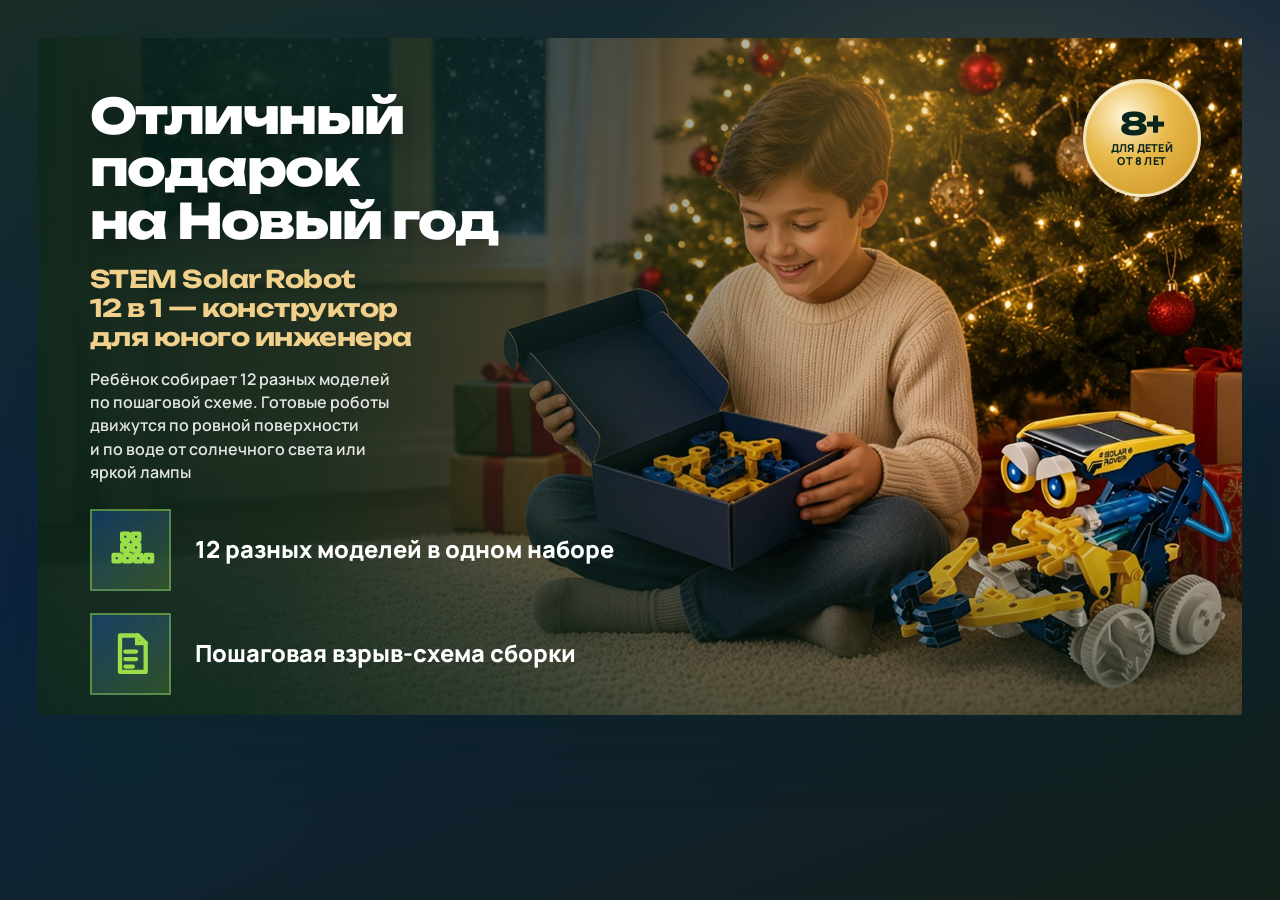
<file: landing/index.html>
<!DOCTYPE html>
<html lang="ru">
<head>
  <meta charset="UTF-8" />
  <meta name="viewport" content="width=device-width, initial-scale=1" />
  <title>Отличный подарок на Новый год — STEM Solar Robot 12 в 1</title>
  <link rel="preconnect" href="https://fonts.googleapis.com" />
  <link rel="preconnect" href="https://fonts.gstatic.com" crossorigin />
  <link href="https://fonts.googleapis.com/css2?family=Manrope:wght@500;600;700;800&family=Unbounded:wght@600;700;800&display=swap" rel="stylesheet" />
  <link rel="stylesheet" href="./styles.css" />
</head>
<body>
  <main class="stage" aria-label="Новогодняя продающая карточка STEM Solar Robot">
    <article class="card" id="sell-card">
      <img
        class="card__photo"
        src="../assets/stem-newyear-gift-scene-bg-1920x1080.jpg"
        alt="Мальчик под ёлкой открывает набор STEM Solar Robot 12 в 1, рядом собранный солнечный робот"
        width="1920"
        height="1080"
      />

      <div class="card__veil" aria-hidden="true"></div>
      <div class="card__glow" aria-hidden="true"></div>

      <div class="card__badge" aria-label="Для детей от 8 лет">
        <span class="card__badge-age">8+</span>
        <span class="card__badge-text">Для детей<br />от 8 лет</span>
      </div>

      <div class="card__content">
        <header class="card__copy">
          <h1 class="card__title">Отличный подарок на&nbsp;Новый год</h1>
          <p class="card__lead">
            STEM Solar Robot 12&nbsp;в&nbsp;1 — конструктор для юного инженера
          </p>
          <p class="card__subtitle">
            Ребёнок собирает 12 разных моделей по&nbsp;пошаговой схеме.
            Готовые роботы движутся по&nbsp;ровной поверхности и&nbsp;по&nbsp;воде
            от&nbsp;солнечного света или яркой лампы
          </p>
        </header>

        <div class="card__footer">
          <ul class="card__features">
            <li>
              <span class="icon" aria-hidden="true">
                <svg viewBox="0 0 24 24" fill="none">
                  <path d="M8 4h3v3H8V4Zm5 0h3v3h-3V4ZM8 9h3v3H8V9Zm5 0h3v3h-3V9ZM4 14h3v3H4v-3Zm5 0h3v3H9v-3Zm5 0h3v3h-3v-3Zm5 0h3v3h-3v-3Z" stroke="currentColor" stroke-width="2" stroke-linejoin="round"/>
                </svg>
              </span>
              <span>12 разных моделей в одном наборе</span>
            </li>
            <li>
              <span class="icon" aria-hidden="true">
                <svg viewBox="0 0 24 24" fill="none">
                  <path d="M7 3.5h8.5L19 7v13.5H7V3.5Z" stroke="currentColor" stroke-width="2" stroke-linejoin="round"/>
                  <path d="M15 3.5V7h4M9.5 11h5M9.5 14.5h5M9.5 18h3.5" stroke="currentColor" stroke-width="2" stroke-linecap="round"/>
                </svg>
              </span>
              <span>Пошаговая взрыв-схема сборки</span>
            </li>
            <li>
              <span class="icon" aria-hidden="true">
                <svg viewBox="0 0 24 24" fill="none">
                  <circle cx="12" cy="8.5" r="3" stroke="currentColor" stroke-width="2"/>
                  <path d="M6.5 19.5c.8-3 2.9-4.5 5.5-4.5s4.7 1.5 5.5 4.5" stroke="currentColor" stroke-width="2" stroke-linecap="round"/>
                  <path d="M17.5 6.5 19 5M19.5 9.5h1.8" stroke="currentColor" stroke-width="2" stroke-linecap="round"/>
                </svg>
              </span>
              <span>Развивает логику, мышление и мелкую моторику</span>
            </li>
            <li>
              <span class="icon" aria-hidden="true">
                <svg viewBox="0 0 24 24" fill="none">
                  <circle cx="12" cy="12" r="3.2" stroke="currentColor" stroke-width="2"/>
                  <path d="M12 3.2v2.1M12 18.7v2.1M3.2 12h2.1M18.7 12h2.1M6 6l1.5 1.5M16.5 16.5 18 18M18 6l-1.5 1.5M7.5 16.5 6 18" stroke="currentColor" stroke-width="2" stroke-linecap="round"/>
                </svg>
              </span>
              <span>Работает от солнечной энергии</span>
            </li>
          </ul>

          <a class="card__cta" href="#gift">Подарить на Новый год</a>
        </div>
      </div>
    </article>
  </main>
</body>
</html>
</file>
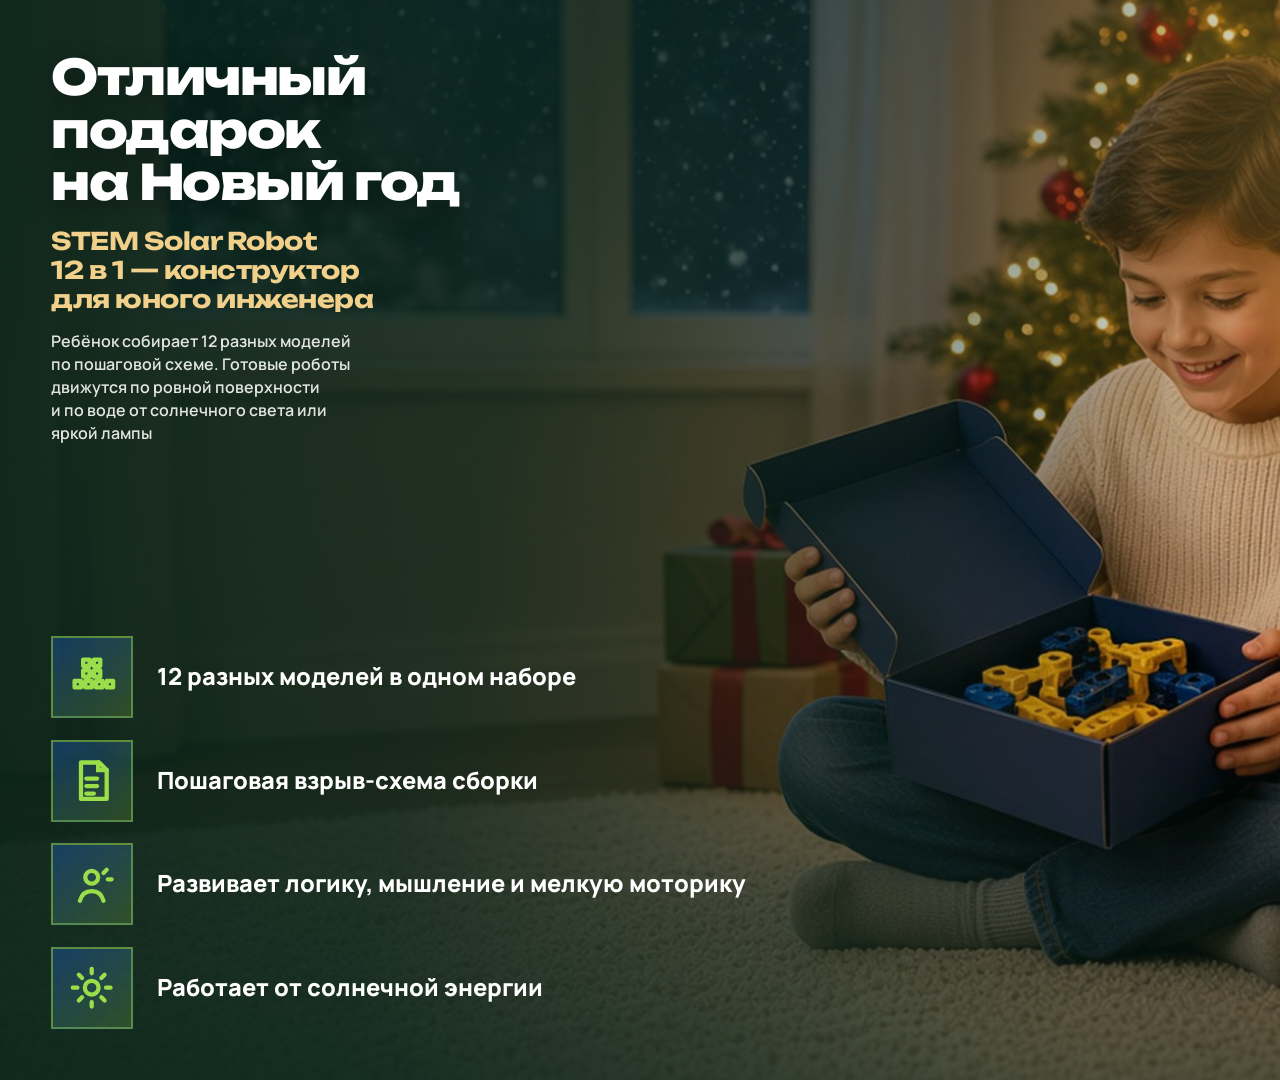
<file: landing/capture.html>
<!DOCTYPE html>
<html lang="ru">
<head>
  <meta charset="UTF-8" />
  <meta name="viewport" content="width=1920, initial-scale=1" />
  <title>STEM Solar Robot — New Year capture 1920×1080</title>
  <link rel="preconnect" href="https://fonts.googleapis.com" />
  <link rel="preconnect" href="https://fonts.gstatic.com" crossorigin />
  <link href="https://fonts.googleapis.com/css2?family=Manrope:wght@500;600;700;800&family=Unbounded:wght@600;700;800&display=swap" rel="stylesheet" />
  <link rel="stylesheet" href="./styles.css" />
  <style>
    html, body {
      width: 1920px;
      height: 1080px;
      margin: 0;
      padding: 0;
      overflow: hidden;
      background: #0d2140;
    }
    body { display: block; }
    .stage {
      width: 1920px;
      height: 1080px;
      max-width: none;
    }
    .card {
      width: 1920px;
      height: 1080px;
      aspect-ratio: auto;
      box-shadow: none;
    }
    .card__photo,
    .card__glow,
    .card__badge,
    .card__title,
    .card__lead,
    .card__subtitle,
    .card__features,
    .card__cta {
      animation: none !important;
      opacity: 1 !important;
      transform: none !important;
    }
    .card__photo {
      transform: scale(1.02) !important;
    }
  </style>
</head>
<body>
  <main class="stage">
    <article class="card" id="sell-card">
      <img
        class="card__photo"
        src="/assets/stem-newyear-gift-scene-bg-1920x1080.jpg"
        alt="Мальчик под ёлкой открывает STEM Solar Robot"
        width="1920"
        height="1080"
      />
      <div class="card__veil" aria-hidden="true"></div>
      <div class="card__glow" aria-hidden="true"></div>
      <div class="card__badge" aria-label="Для детей от 8 лет">
        <span class="card__badge-age">8+</span>
        <span class="card__badge-text">Для детей<br />от 8 лет</span>
      </div>
      <div class="card__content">
        <header class="card__copy">
          <h1 class="card__title">Отличный подарок на&nbsp;Новый год</h1>
          <p class="card__lead">
            STEM Solar Robot 12&nbsp;в&nbsp;1 — конструктор для юного инженера
          </p>
          <p class="card__subtitle">
            Ребёнок собирает 12 разных моделей по&nbsp;пошаговой схеме.
            Готовые роботы движутся по&nbsp;ровной поверхности и&nbsp;по&nbsp;воде
            от&nbsp;солнечного света или яркой лампы
          </p>
        </header>
        <div class="card__footer">
          <ul class="card__features">
            <li>
              <span class="icon" aria-hidden="true">
                <svg viewBox="0 0 24 24" fill="none">
                  <path d="M8 4h3v3H8V4Zm5 0h3v3h-3V4ZM8 9h3v3H8V9Zm5 0h3v3h-3V9ZM4 14h3v3H4v-3Zm5 0h3v3H9v-3Zm5 0h3v3h-3v-3Zm5 0h3v3h-3v-3Z" stroke="currentColor" stroke-width="2" stroke-linejoin="round"/>
                </svg>
              </span>
              <span>12 разных моделей в одном наборе</span>
            </li>
            <li>
              <span class="icon" aria-hidden="true">
                <svg viewBox="0 0 24 24" fill="none">
                  <path d="M7 3.5h8.5L19 7v13.5H7V3.5Z" stroke="currentColor" stroke-width="2" stroke-linejoin="round"/>
                  <path d="M15 3.5V7h4M9.5 11h5M9.5 14.5h5M9.5 18h3.5" stroke="currentColor" stroke-width="2" stroke-linecap="round"/>
                </svg>
              </span>
              <span>Пошаговая взрыв-схема сборки</span>
            </li>
            <li>
              <span class="icon" aria-hidden="true">
                <svg viewBox="0 0 24 24" fill="none">
                  <circle cx="12" cy="8.5" r="3" stroke="currentColor" stroke-width="2"/>
                  <path d="M6.5 19.5c.8-3 2.9-4.5 5.5-4.5s4.7 1.5 5.5 4.5" stroke="currentColor" stroke-width="2" stroke-linecap="round"/>
                  <path d="M17.5 6.5 19 5M19.5 9.5h1.8" stroke="currentColor" stroke-width="2" stroke-linecap="round"/>
                </svg>
              </span>
              <span>Развивает логику, мышление и мелкую моторику</span>
            </li>
            <li>
              <span class="icon" aria-hidden="true">
                <svg viewBox="0 0 24 24" fill="none">
                  <circle cx="12" cy="12" r="3.2" stroke="currentColor" stroke-width="2"/>
                  <path d="M12 3.2v2.1M12 18.7v2.1M3.2 12h2.1M18.7 12h2.1M6 6l1.5 1.5M16.5 16.5 18 18M18 6l-1.5 1.5M7.5 16.5 6 18" stroke="currentColor" stroke-width="2" stroke-linecap="round"/>
                </svg>
              </span>
              <span>Работает от солнечной энергии</span>
            </li>
          </ul>
          <a class="card__cta" href="#gift">Подарить на Новый год</a>
        </div>
      </div>
    </article>
  </main>
</body>
</html>
</file>
<file: landing/styles.css>
:root {
  --white: #ffffff;
  --fog: #f4efe6;
  --ink: #122018;
  --ink-soft: #3a4a40;
  --pine: #0f3d2e;
  --pine-deep: #08261c;
  --navy: #0d2140;
  --gold: #e8b84a;
  --gold-soft: #f0d08a;
  --red: #c62828;
  --electric: #1f6fff;
  --lime: #9adf4a;
  --shadow: 0 28px 80px rgba(8, 38, 28, 0.28);
}

*,
*::before,
*::after {
  box-sizing: border-box;
}

html,
body {
  margin: 0;
  min-height: 100%;
}

body {
  font-family: "Manrope", sans-serif;
  color: var(--ink);
  background:
    radial-gradient(ellipse 70% 55% at 80% 20%, rgba(232, 184, 74, 0.28), transparent 55%),
    radial-gradient(ellipse 50% 50% at 10% 85%, rgba(15, 61, 46, 0.22), transparent 50%),
    linear-gradient(160deg, #1a2f28 0%, #0d2140 45%, #122018 100%);
  display: grid;
  place-items: center;
  padding: clamp(16px, 3vw, 40px);
}

.stage {
  width: min(100%, 1280px);
}

.card {
  position: relative;
  aspect-ratio: 16 / 9;
  overflow: hidden;
  box-shadow: var(--shadow);
  isolation: isolate;
  background: #1a2430;
}

.card__photo {
  position: absolute;
  inset: 0;
  width: 100%;
  height: 100%;
  object-fit: cover;
  object-position: 68% center;
  z-index: 0;
  transform: scale(1.02);
  animation: drift 16s ease-in-out infinite alternate;
}

.card__veil {
  position: absolute;
  inset: 0;
  z-index: 1;
  pointer-events: none;
  background:
    linear-gradient(
      105deg,
      rgba(8, 38, 28, 0.88) 0%,
      rgba(8, 38, 28, 0.78) 28%,
      rgba(8, 38, 28, 0.42) 48%,
      rgba(8, 38, 28, 0.08) 62%,
      transparent 74%
    ),
    linear-gradient(
      to top,
      rgba(8, 38, 28, 0.55) 0%,
      transparent 34%
    );
}

.card__glow {
  position: absolute;
  top: -12%;
  right: 8%;
  width: 48%;
  height: 55%;
  z-index: 1;
  pointer-events: none;
  background: radial-gradient(
    circle at 55% 45%,
    rgba(232, 184, 74, 0.35) 0%,
    rgba(232, 184, 74, 0.08) 40%,
    transparent 70%
  );
  animation: sunPulse 5.5s ease-in-out infinite;
}

.card__badge {
  position: absolute;
  top: clamp(18px, 3.2vw, 42px);
  right: clamp(18px, 3.2vw, 42px);
  z-index: 3;
  width: clamp(92px, 9.2vw, 128px);
  height: clamp(92px, 9.2vw, 128px);
  border-radius: 50%;
  display: grid;
  place-content: center;
  text-align: center;
  gap: 2px;
  background:
    radial-gradient(circle at 35% 30%, #fff6d8 0%, var(--gold) 42%, #c99220 100%);
  color: var(--pine-deep);
  box-shadow:
    0 10px 28px rgba(0, 0, 0, 0.28),
    inset 0 1px 0 rgba(255, 255, 255, 0.55);
  border: 3px solid rgba(255, 255, 255, 0.65);
  opacity: 0;
  animation: riseIn 0.7s ease 0.15s forwards;
}

.card__badge-age {
  font-family: "Unbounded", sans-serif;
  font-weight: 800;
  font-size: clamp(1.45rem, 2.4vw, 2.2rem);
  line-height: 1;
  letter-spacing: -0.04em;
}

.card__badge-text {
  font-size: clamp(0.58rem, 0.85vw, 0.78rem);
  font-weight: 800;
  line-height: 1.15;
  text-transform: uppercase;
  letter-spacing: 0.02em;
}

.card__content {
  position: relative;
  z-index: 2;
  height: 100%;
  display: grid;
  grid-template-rows: 1fr auto;
  gap: clamp(14px, 2vw, 28px);
  padding: clamp(22px, 4vw, 60px);
}

.card__copy {
  max-width: min(58%, 680px);
}

.card__title {
  margin: 0;
  max-width: 12ch;
  font-family: "Unbounded", sans-serif;
  font-weight: 800;
  font-size: clamp(1.7rem, 3.8vw, 3.45rem);
  line-height: 1.08;
  letter-spacing: -0.03em;
  color: var(--white);
  text-wrap: balance;
  text-shadow: 0 8px 28px rgba(0, 0, 0, 0.35);
  opacity: 0;
  animation: riseIn 0.8s ease 0.18s forwards;
}

.card__lead {
  margin: clamp(12px, 1.4vw, 18px) 0 0;
  max-width: 22ch;
  font-family: "Unbounded", sans-serif;
  font-weight: 700;
  font-size: clamp(1.05rem, 1.9vw, 1.7rem);
  line-height: 1.2;
  letter-spacing: -0.02em;
  color: var(--gold-soft);
  text-wrap: balance;
  opacity: 0;
  animation: riseIn 0.75s ease 0.3s forwards;
}

.card__subtitle {
  margin: clamp(10px, 1.2vw, 16px) 0 0;
  max-width: 34ch;
  font-size: clamp(0.9rem, 1.25vw, 1.12rem);
  font-weight: 600;
  line-height: 1.45;
  color: rgba(255, 255, 255, 0.88);
  text-wrap: pretty;
  opacity: 0;
  animation: riseIn 0.8s ease 0.4s forwards;
}

.card__footer {
  display: flex;
  align-items: flex-end;
  justify-content: space-between;
  gap: clamp(16px, 3vw, 36px);
  width: 100%;
}

.card__features {
  list-style: none;
  margin: 0;
  padding: 0;
  display: grid;
  gap: clamp(14px, 1.7vw, 22px);
  max-width: min(68%, 780px);
  opacity: 0;
  animation: riseIn 0.75s ease 0.5s forwards;
}

.card__features li {
  display: flex;
  align-items: center;
  gap: 1em;
  font-size: clamp(1.1rem, 1.85vw, 1.55rem);
  font-weight: 800;
  line-height: 1.18;
  color: var(--white);
}

.icon {
  flex: 0 0 auto;
  width: clamp(68px, 6.4vw, 96px);
  height: clamp(68px, 6.4vw, 96px);
  display: grid;
  place-items: center;
  color: var(--lime);
  background: linear-gradient(145deg, rgba(31, 111, 255, 0.3), rgba(154, 223, 74, 0.2));
  border: 2px solid rgba(154, 223, 74, 0.45);
}

.icon svg {
  width: 66%;
  height: 66%;
}

.card__cta {
  flex: 0 0 auto;
  display: inline-flex;
  align-items: center;
  justify-content: center;
  min-height: clamp(48px, 4.6vw, 62px);
  padding: 0.75em 1.5em;
  margin-left: auto;
  border-radius: 12px;
  background: linear-gradient(135deg, var(--red) 0%, #8e1b1b 100%);
  color: var(--white);
  font-family: "Manrope", sans-serif;
  font-size: clamp(0.95rem, 1.35vw, 1.15rem);
  font-weight: 800;
  letter-spacing: 0.01em;
  text-decoration: none;
  box-shadow:
    0 12px 30px rgba(198, 40, 40, 0.42),
    inset 0 1px 0 rgba(255, 255, 255, 0.28);
  transition: transform 0.2s ease, box-shadow 0.2s ease, filter 0.2s ease;
  opacity: 0;
  animation: riseIn 0.75s ease 0.62s forwards, ctaGlow 3.2s ease-in-out 1.2s infinite;
}

.card__cta:hover,
.card__cta:focus-visible {
  transform: translateY(-2px);
  filter: brightness(1.06);
  outline: none;
}

.card__cta:focus-visible {
  outline: 3px solid rgba(232, 184, 74, 0.8);
  outline-offset: 3px;
}

@keyframes riseIn {
  from {
    opacity: 0;
    transform: translateY(14px);
  }
  to {
    opacity: 1;
    transform: translateY(0);
  }
}

@keyframes sunPulse {
  0%,
  100% {
    opacity: 0.7;
    transform: scale(1);
  }
  50% {
    opacity: 1;
    transform: scale(1.05);
  }
}

@keyframes drift {
  from {
    transform: scale(1.02) translate3d(0, 0, 0);
  }
  to {
    transform: scale(1.05) translate3d(-1%, 0.5%, 0);
  }
}

@keyframes ctaGlow {
  0%,
  100% {
    box-shadow:
      0 12px 30px rgba(198, 40, 40, 0.42),
      inset 0 1px 0 rgba(255, 255, 255, 0.28);
  }
  50% {
    box-shadow:
      0 14px 36px rgba(198, 40, 40, 0.55),
      0 0 0 4px rgba(232, 184, 74, 0.16),
      inset 0 1px 0 rgba(255, 255, 255, 0.3);
  }
}

@media (max-width: 720px) {
  .card {
    aspect-ratio: auto;
    min-height: 680px;
  }

  .card__photo {
    object-position: 75% 30%;
  }

  .card__content {
    padding-right: clamp(16px, 5vw, 24px);
    background: linear-gradient(
      to bottom,
      rgba(8, 38, 28, 0.88) 0%,
      rgba(8, 38, 28, 0.72) 55%,
      rgba(8, 38, 28, 0.45) 100%
    );
  }

  .card__copy,
  .card__features {
    max-width: 100%;
  }

  .card__footer {
    flex-direction: column;
    align-items: stretch;
  }

  .card__cta {
    width: 100%;
    margin-left: 0;
  }

  .card__badge {
    top: 14px;
    right: 14px;
  }
}

@media (prefers-reduced-motion: reduce) {
  .card__photo,
  .card__glow,
  .card__badge,
  .card__title,
  .card__lead,
  .card__subtitle,
  .card__features,
  .card__cta {
    animation: none;
    opacity: 1;
    transform: none;
  }
}
</file>
